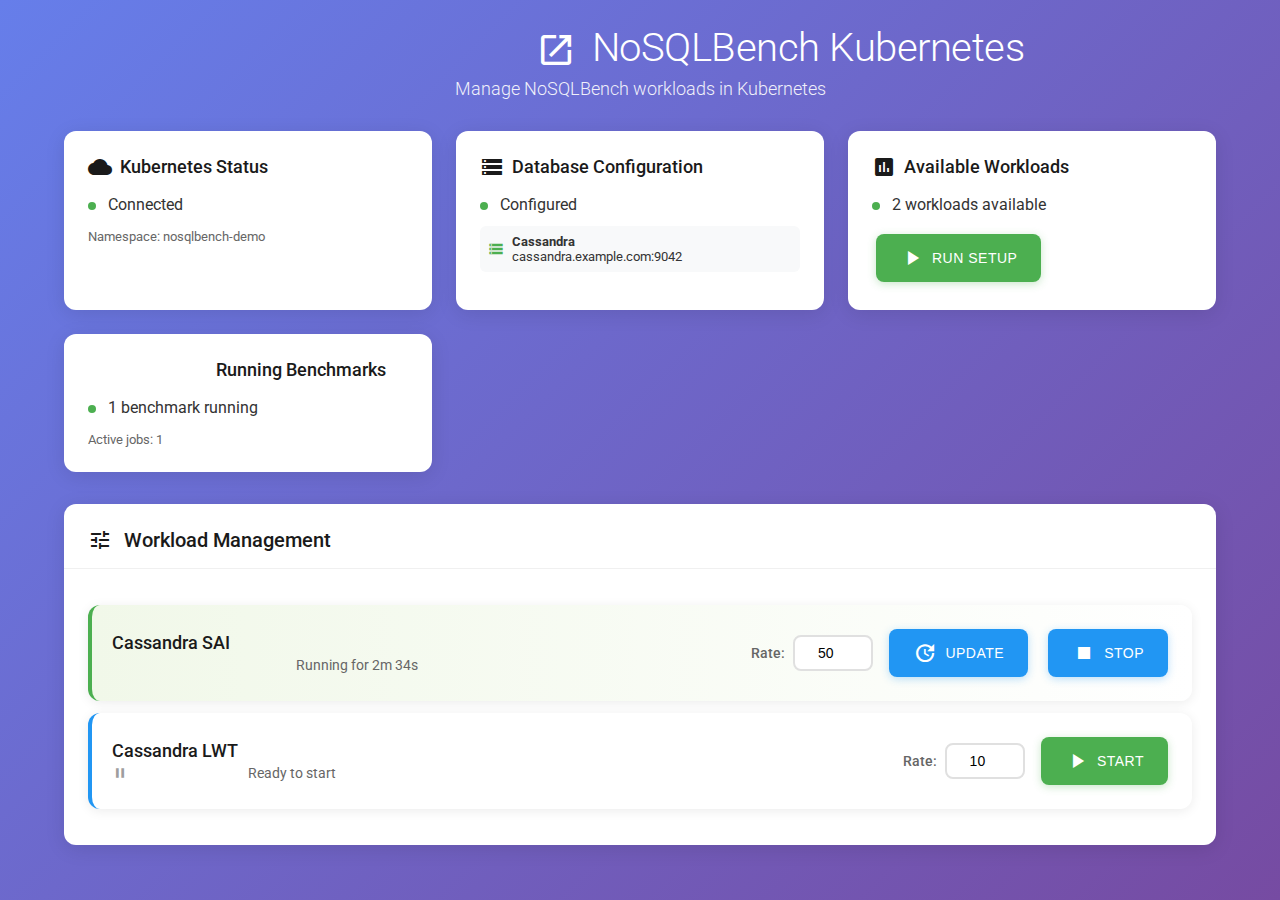
<file: helm/docker/static/test.html>
<!DOCTYPE html>
<html lang="en">
<head>
    <meta charset="UTF-8">
    <meta name="viewport" content="width=device-width, initial-scale=1.0">
    <title>NoSQLBench Kubernetes Demo - Test</title>
    <link href="https://fonts.googleapis.com/css2?family=Roboto:wght@300;400;500;700&display=swap" rel="stylesheet">
    <link href="https://fonts.googleapis.com/icon?family=Material+Icons" rel="stylesheet">
    <style>
        * { box-sizing: border-box; }
        body {
            font-family: 'Roboto', sans-serif;
            margin: 0;
            padding: 0;
            background: linear-gradient(135deg, #667eea 0%, #764ba2 100%);
            min-height: 100vh;
            color: #333;
        }
        .container {
            max-width: 1200px;
            margin: 0 auto;
            padding: 24px;
        }
        .header {
            text-align: center;
            margin-bottom: 32px;
            color: white;
        }
        .header h1 {
            margin: 0;
            font-size: 2.5rem;
            font-weight: 300;
            letter-spacing: -0.5px;
        }
        .header p {
            margin: 8px 0 0 0;
            font-size: 1.1rem;
            opacity: 0.9;
            font-weight: 300;
        }
        .card {
            background: white;
            border-radius: 12px;
            box-shadow: 0 4px 20px rgba(0,0,0,0.1);
            margin-bottom: 24px;
            overflow: hidden;
            transition: transform 0.2s ease, box-shadow 0.2s ease;
        }
        .card:hover {
            transform: translateY(-2px);
            box-shadow: 0 8px 30px rgba(0,0,0,0.15);
        }
        .card-header {
            padding: 24px 24px 16px 24px;
            border-bottom: 1px solid #f0f0f0;
        }
        .card-title {
            margin: 0;
            font-size: 1.25rem;
            font-weight: 500;
            color: #1a1a1a;
            display: flex;
            align-items: center;
            gap: 12px;
        }
        .card-content {
            padding: 24px;
        }
        .status-grid {
            display: grid;
            grid-template-columns: repeat(auto-fit, minmax(320px, 1fr));
            gap: 24px;
            margin-bottom: 32px;
        }
        .status-card {
            background: white;
            border-radius: 12px;
            box-shadow: 0 4px 20px rgba(0,0,0,0.1);
            padding: 24px;
            transition: transform 0.2s ease, box-shadow 0.2s ease;
        }
        .status-card:hover {
            transform: translateY(-2px);
            box-shadow: 0 8px 30px rgba(0,0,0,0.15);
        }
        .status-card h4 {
            margin: 0 0 16px 0;
            font-size: 1.1rem;
            font-weight: 500;
            color: #1a1a1a;
            display: flex;
            align-items: center;
            gap: 8px;
        }
        .status-indicator {
            display: inline-block;
            width: 8px;
            height: 8px;
            border-radius: 50%;
            margin-right: 8px;
        }
        .status-ready { background-color: #4caf50; }
        .status-pending { background-color: #ff9800; }
        .status-error { background-color: #f44336; }
        .status-disabled { background-color: #9e9e9e; }
        .btn {
            background-color: #2196f3;
            color: white;
            border: none;
            padding: 12px 24px;
            border-radius: 8px;
            cursor: pointer;
            font-size: 14px;
            font-weight: 500;
            margin: 4px;
            transition: all 0.2s ease;
            text-transform: uppercase;
            letter-spacing: 0.5px;
            box-shadow: 0 2px 8px rgba(33, 150, 243, 0.3);
            display: inline-flex;
            align-items: center;
            gap: 8px;
        }
        .btn:hover {
            background-color: #1976d2;
            box-shadow: 0 4px 12px rgba(33, 150, 243, 0.4);
            transform: translateY(-1px);
        }
        .btn-success { 
            background-color: #4caf50; 
            box-shadow: 0 2px 8px rgba(76, 175, 80, 0.3);
        }
        .btn-success:hover { 
            background-color: #388e3c; 
            box-shadow: 0 4px 12px rgba(76, 175, 80, 0.4);
        }
        .workload-list {
            list-style: none;
            padding: 0;
            margin: 0;
        }
        .workload-item {
            display: flex;
            justify-content: space-between;
            align-items: center;
            padding: 20px;
            margin: 12px 0;
            background: white;
            border-radius: 12px;
            box-shadow: 0 2px 12px rgba(0,0,0,0.08);
            border-left: 4px solid #2196f3;
            transition: all 0.2s ease;
        }
        .workload-item:hover {
            transform: translateY(-1px);
            box-shadow: 0 4px 20px rgba(0,0,0,0.12);
        }
        .workload-item.running {
            border-left-color: #4caf50;
            background: linear-gradient(90deg, #f1f8e9 0%, #ffffff 100%);
        }
        .workload-info {
            display: flex;
            flex-direction: column;
            gap: 4px;
        }
        .workload-name {
            font-size: 1.1rem;
            font-weight: 500;
            color: #1a1a1a;
            margin: 0;
        }
        .workload-status {
            font-size: 0.9rem;
            color: #666;
            display: flex;
            align-items: center;
            gap: 8px;
        }
        .workload-controls {
            display: flex;
            gap: 12px;
            align-items: center;
        }
        .input-group {
            display: flex;
            align-items: center;
            gap: 8px;
        }
        .input-label {
            font-size: 0.9rem;
            color: #666;
            font-weight: 500;
        }
        .cycle-rate-input {
            width: 80px;
            padding: 8px 12px;
            border: 2px solid #e0e0e0;
            border-radius: 8px;
            font-size: 14px;
            transition: border-color 0.2s ease;
            text-align: center;
        }
        .cycle-rate-input:focus {
            outline: none;
            border-color: #2196f3;
        }
        .runtime-display {
            font-family: 'Roboto Mono', monospace;
            color: #4caf50;
            font-weight: 500;
            font-size: 0.9rem;
            background: rgba(76, 175, 80, 0.1);
            padding: 4px 8px;
            border-radius: 6px;
        }
    </style>
</head>
<body>
    <div class="container">
        <div class="header">
            <h1><i class="material-icons" style="font-size: 2.5rem; vertical-align: middle; margin-right: 16px;">rocket_launch</i>NoSQLBench Kubernetes</h1>
            <p>Manage NoSQLBench workloads in Kubernetes</p>
        </div>

        <!-- Status Grid -->
        <div class="status-grid">
            <!-- Kubernetes Status -->
            <div class="status-card">
                <h4><i class="material-icons">cloud</i>Kubernetes Status</h4>
                <div>
                    <span class="status-indicator status-ready"></span>
                    <span>Connected</span>
                </div>
                <div style="margin-top: 12px;">
                    <small style="color: #666;">Namespace: nosqlbench-demo</small>
                </div>
            </div>

            <!-- Database Configuration -->
            <div class="status-card">
                <h4><i class="material-icons">storage</i>Database Configuration</h4>
                <div>
                    <span class="status-indicator status-ready"></span>
                    <span>Configured</span>
                </div>
                <div style="margin-top: 12px;">
                    <div style="display: flex; align-items: center; gap: 8px; margin: 4px 0; padding: 8px; background: #f8f9fa; border-radius: 6px;">
                        <i class="material-icons" style="font-size: 16px; color: #4caf50;">storage</i>
                        <small style="color: #333;">
                            <strong>Cassandra</strong><br>
                            cassandra.example.com:9042
                        </small>
                    </div>
                </div>
            </div>

            <!-- Available Workloads -->
            <div class="status-card">
                <h4><i class="material-icons">assessment</i>Available Workloads</h4>
                <div>
                    <span class="status-indicator status-ready"></span>
                    <span>2 workloads available</span>
                </div>
                <div style="margin-top: 16px;">
                    <button class="btn btn-success">
                        <i class="material-icons">play_arrow</i>
                        Run Setup
                    </button>
                </div>
            </div>

            <!-- Running Benchmarks -->
            <div class="status-card">
                <h4><i class="material-icons">speed</i>Running Benchmarks</h4>
                <div>
                    <span class="status-indicator status-ready"></span>
                    <span>1 benchmark running</span>
                </div>
                <div style="margin-top: 12px;">
                    <small style="color: #666;">Active jobs: 1</small>
                </div>
            </div>
        </div>

        <!-- Workload Management Section -->
        <div class="card">
            <div class="card-header">
                <h2 class="card-title">
                    <i class="material-icons">tune</i>
                    Workload Management
                </h2>
            </div>
            <div class="card-content">
                <ul class="workload-list">
                    <li class="workload-item running">
                        <div class="workload-info">
                            <div class="workload-name">Cassandra SAI</div>
                            <div class="workload-status">
                                <i class="material-icons" style="color: #4caf50; font-size: 16px;">play_circle</i>
                                <span>Running for 2m 34s</span>
                            </div>
                        </div>
                        <div class="workload-controls">
                            <div class="input-group">
                                <span class="input-label">Rate:</span>
                                <input type="number" class="cycle-rate-input" value="50" min="1" max="10000">
                            </div>
                            <button class="btn btn-warning">
                                <i class="material-icons">update</i>
                                Update
                            </button>
                            <button class="btn btn-danger">
                                <i class="material-icons">stop</i>
                                Stop
                            </button>
                        </div>
                    </li>
                    <li class="workload-item">
                        <div class="workload-info">
                            <div class="workload-name">Cassandra LWT</div>
                            <div class="workload-status">
                                <i class="material-icons" style="color: #9e9e9e; font-size: 16px;">pause_circle</i>
                                <span>Ready to start</span>
                            </div>
                        </div>
                        <div class="workload-controls">
                            <div class="input-group">
                                <span class="input-label">Rate:</span>
                                <input type="number" class="cycle-rate-input" value="10" min="1" max="10000">
                            </div>
                            <button class="btn btn-success">
                                <i class="material-icons">play_arrow</i>
                                Start
                            </button>
                        </div>
                    </li>
                </ul>
            </div>
        </div>
    </div>
</body>
</html>
</file>
